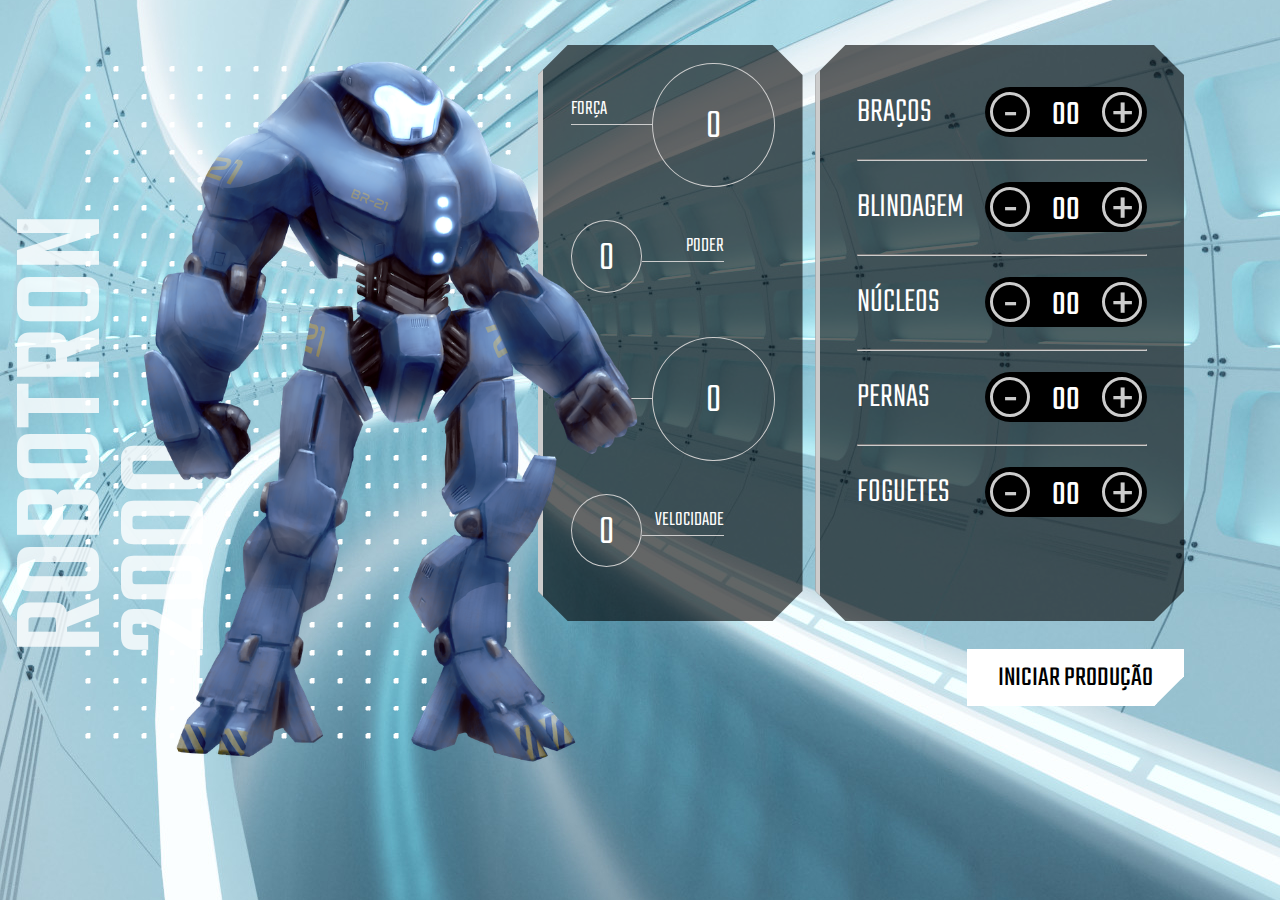
<file: index.html>
<!DOCTYPE html>
<html lang="pt-br">
<head>
    <meta charset="UTF-8">
    <meta http-equiv="X-UA-Compatible" content="IE=edge">
    <meta name="viewport" content="width=device-width, initial-scale=1.0">
    <link rel="shortcut icon" type="image/jpg" href="img/favicon.ico"/>
    <title>Robotron 2000</title>

    <link rel="stylesheet" href="css/style.css">
    <link rel="preconnect" href="https://fonts.googleapis.com">
    <link rel="preconnect" href="https://fonts.gstatic.com" crossorigin>
    <link href="https://fonts.googleapis.com/css2?family=Teko:wght@300;500&display=swap" rel="stylesheet">
</head>
<body>
    <main>
        <section class="robotron">
            <img class="robo" src="img/robotron.png" alt="Robotron" id="robotron">
            <figcaption class="titulo">ROBOTRON <br>2000</figcaption>
        </section>

        <section class="box estatisticas">
            <div class="estatistica">
                <p class="estatistica-titulo">Força</p>
                <div class="estatistica-valor">
                    <p class="estatistica-numero" data-estatistica ="forca">0</p>
                </div>
            </div>
            <div class="estatistica">
                <p class="estatistica-titulo">Poder</p>
                <div class="estatistica-valor">
                    <p class="estatistica-numero" data-estatistica="poder">0</p>
                </div>
            </div>
            <div class="estatistica">
                <p class="estatistica-titulo">Energia</p>
                <div class="estatistica-valor">
                    <p class="estatistica-numero" data-estatistica="energia">0</p>
                </div>
            </div>
            <div class="estatistica">
                <p class="estatistica-titulo">Velocidade</p>
                <div class="estatistica-valor">
                    <p class="estatistica-numero" data-estatistica="velocidade">0</p>
                </div>
            </div>
        </section>

        <section class="equipamentos">
            <form action="" class="montador">
                <div class="box montador-conteudo">
                    <div class="peca">
                        <label for="" class="peca-titulo">Braços</label>
                        <div class="controle">
                            <buttom class="controle-ajuste" data-controle="-" data-peca="bracos">-</buttom>
                            <input type="text" class="controle-contador" data-contador value="00">
                            <buttom class="controle-ajuste" data-controle="+" data-peca="bracos">+</buttom>
                        </div>
                    </div>
                    <hr class="linha">
                    <div class="peca">
                        <label for="" class="peca-titulo">Blindagem</label>
                        <div class="controle">
                            <buttom class="controle-ajuste" data-controle="-" data-peca="blindagem">-</buttom>
                            <input type="text" class="controle-contador" data-contador value="00">
                            <buttom class="controle-ajuste" data-controle="+" data-peca="blindagem">+</buttom>
                        </div>
                    </div>
                    <hr class="linha">
                    <div class="peca">
                        <label for="" class="peca-titulo">Núcleos</label>
                        <div class="controle">
                            <buttom class="controle-ajuste" data-controle="-" data-peca="nucleos">-</buttom>
                            <input type="text" class="controle-contador" data-contador value="00">
                            <buttom class="controle-ajuste" data-controle="+" data-peca="nucleos">+</buttom>
                        </div>
                    </div>
                    <hr class="linha">
                    <div class="peca">
                        <label for="" class="peca-titulo">Pernas</label>
                        <div class="controle">
                            <buttom class="controle-ajuste" data-controle="-" data-peca="pernas">-</buttom>
                            <input type="text" class="controle-contador" data-contador value="00">
                            <buttom class="controle-ajuste" data-controle="+" data-peca="pernas">+</buttom>
                        </div>
                    </div>
                    <hr class="linha">
                    <div class="peca">
                        <label for="" class="peca-titulo">Foguetes</label>
                        <div class="controle">
                            <buttom class="controle-ajuste" data-controle="-" data-peca="foguetes">-</buttom>
                            <input type="text" class="controle-contador" data-contador value="00">
                            <buttom class="controle-ajuste" data-controle="+" data-peca="foguetes">+</buttom>
                        </div>
                    </div>
                </div>
                <input type="submit" value="Iniciar produção" class="producao" id="producao">
            </form>
        </section>
    </main>
    
    <script src="./js/main.js"></script>
</body>
</html>
</file>
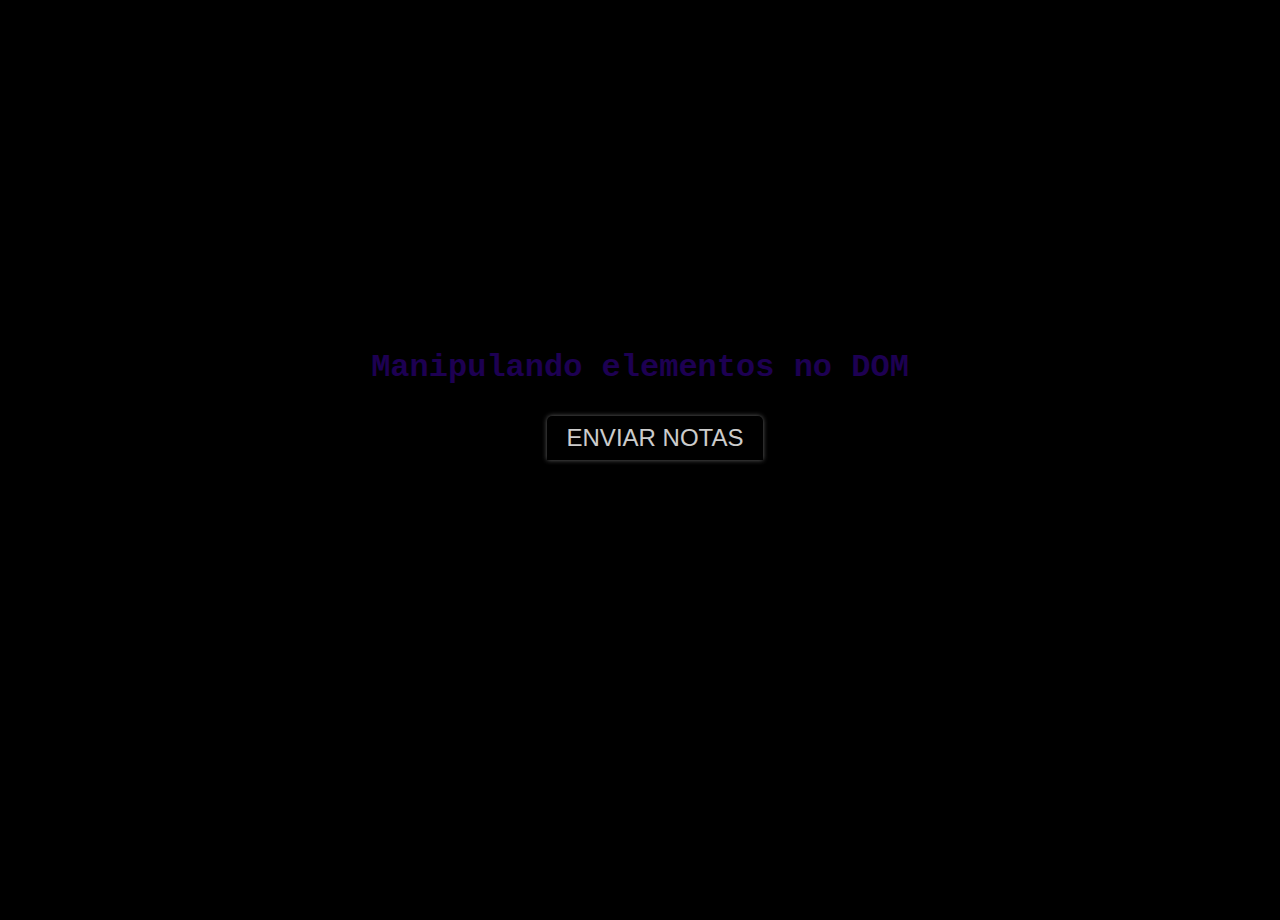
<file: Pratica/index.html>
<!DOCTYPE html>
<html lang="pt-br">
<head>
    <meta charset="UTF-8">
    <meta http-equiv="X-UA-Compatible" content="IE=edge">
    <meta name="viewport" content="width=device-width, initial-scale=1.0">
    <link  rel="stylesheet" href="css/style.css">
    <title>Manipulando o DOM - Aula 2</title>
</head>
<body>
    <div class="container">
    <h1 class="page-title">Manipulando elementos no DOM</h1>
        <button type="submit" id="calcular">Enviar notas</button>
        <h1 class="resultado"></h1>
        <h2 class="resultado"></h2>
    </div>
    <script src="./js/main.js"></script>
</body>
</html>
</file>
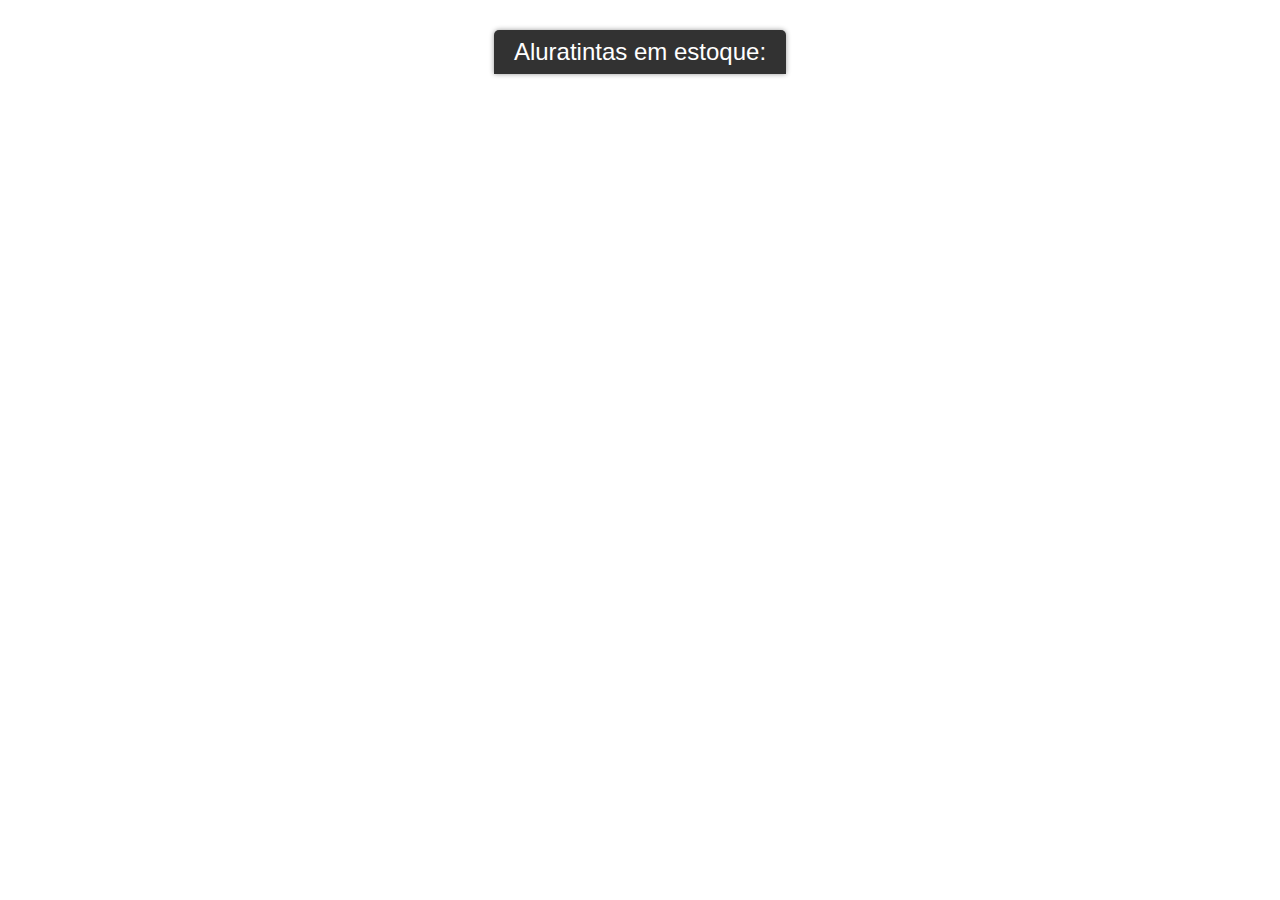
<file: Pratica/index_2.html>
<!DOCTYPE html>
<html lang="pt-br">
<head>
    <meta charset="UTF-8">
    <meta http-equiv="X-UA-Compatible" content="IE=edge">
    <meta name="viewport" content="width=device-width, initial-scale=1.0">
    <link rel="stylesheet" href="./css/style_2.css">
    <script src="./js/atividade_2.js"></script>
    <title>Manipulando o DOM - Aula 3</title>
</head>
<body>
    <button id="showButton">Aluratintas em estoque:</button>
    <ul class="lista">
        <li cor="laranja" tipo="tinta-exterior" class="item">Tinta laranja</li>
        <li cor="vermelho" tipo="tinta-interior" class="item">Tinta vermelha</li>
        <li cor="branco" tipo="tinta-interior" class="item">Tinta branca</li>
        <li cor="amarelo" tipo="tinta-exterior" class="item">Tinta amarela</li>
        <li cor="rosa" tipo="tinta-exterior" class="item">Tinta rosa</li>
        <li cor="preto" tipo="tinta-exterior" class="item">Tinta preta</li>
    </ul>
</body>
</html>
</file>
<file: css/style.css>
:root {
    --main-cinza: #CCCCCC;
    --main-branco: #FFFFFF;
    --main-preto: #000000;
}

* {
    box-sizing: border-box;
}

body {
    background: url(../img/fundo.jpg);
    background-position: center center;
    background-size: cover cover;
    padding: 0;
    margin: 0;
    font-weight: 300;
}

body, input {
    font-family: 'Teko', sans-serif;
}

main {
    width: 80vw;
    height: 80vh;
    margin: 10vh 8vw 10vh 12vw;
    display: flex;
    gap: 1vw;
}

.robotron {
    background: url(../img/estrutura.png) no-repeat;
    background-position: center center;
    margin: 0;
    flex-basis: 40%;
    position: relative;
}

.robo {
    height: 110%;
    z-index: 1;
    position: absolute;
    left: -20%;
    top: -5%;
}

.titulo {
    transform: rotate(180deg);
    font-weight: 500;
    font-size: 130px;
    position: absolute;
    bottom: 7rem;
    left: -3rem;
    line-height: 0.8;
    writing-mode: vertical-rl;
    text-orientation: mixed;
    color: rgba(255,255,255,0.8)
}

.box {
    background: rgba(0,0,0,0.6);
    clip-path: polygon(calc(100% - 30px) 0, 100% 30px, 100% calc(100% - 30px), calc(100% - 30px) 100%, 30px 100%, 0 calc(100% - 30px), 0 30px, 30px 0);
    border-left: 5px solid var(--main-cinza);
    height: 80%;
}

/****************************** Equipamentos *****/

.equipamentos {
    flex-basis: 32%;
}

.montador {
    height: 100%;;
}

.montador-conteudo {
    padding: 2em 10%;
}

.peca {
    padding: 1em 0;
}

.peca-titulo {
    color: var(--main-branco);
    text-transform: uppercase;
    font-size: 2.5em;
}

.controle {
    background: var(--main-preto);
    border-radius: 25px;
    float: right;
    display: inline-flex;
    padding: 5px;
    align-items: center;
    align-self: flex-end;
}

.controle-contador {
    width: 40px;
    height: 35px;
    background: none;
    border: 0;
    margin: 0 1rem;
    color: var(--main-branco);
    text-align: center;
    font-size: 2.5em;
    display: inline-flex;
    align-items: center;
    padding-top: 8px;
}

.controle-ajuste {
    display: inline-block;
    width: 40px;
    height: 40px;
    line-height: 44px;
    border-radius: 50%;
    color: var(--main-cinza);
    font-size: 4em;
    background: var(--main-preto);
    text-align: center;
    border: 3px solid var(--main-cinza);
    cursor: pointer;
}

.linha {
    border-color: var(--main-cinza);
}

.producao {
    margin-top: 1em;
    font-size: 2em;
    text-transform: uppercase;
    padding: 0.2em 1em;
    float: right;
    border: 3px solid var(--main-branco);
    background: var(--main-branco);
    clip-path: polygon(100% 0, 100% calc(100% - 30px), calc(100% - 30px) 100%, 0 100%, 0 0);
    cursor: pointer;
}

.producao:hover {
    background: var(--main-preto);
    color: var(--main-branco)
}



/****************************** Estatísticas *****/
.estatisticas {
    flex-basis: 23%;
    padding: 2em 2em 0;
}

.estatistica {
    color: var(--main-branco);
    display: flex;
    align-items: flex-start;
    height: 25%;
}

.estatistica-titulo {
    font-size: 1.5em;
    border-bottom: 1px solid var(--main-cinza);
    flex-basis: 40%;
    text-transform: uppercase;
    order: 1
}

.estatistica-valor {
    flex-basis: 60%;
    position: relative;
    margin: 10px 0 0;
    order: 2;
    margin: -10px 0 0;
}

.estatistica-valor::after {
    content: "";
    display: block;
    padding-bottom: 100%;
    border: 1px solid var(--main-cinza);
    border-radius: 50%;
}

.estatistica-numero {
    position: absolute;
    top: 50%;
    transform: translateY(-46%);
    width: 100%;
    line-height: 100%;
    text-align: center;
    font-size: 3em;
    margin: 0;
}

.estatistica:nth-child(2n) .estatistica-titulo {
    order: 2;
    text-align: right;
}

.estatistica:nth-child(2n) .estatistica-valor {
    order: 1;
    flex-basis: 35%;
    margin: 10px 0 0;
}

@media screen and (max-width: 1600px) {
    body { 
        font-size: 14px;
    }
    main {
        width: 90vw;
        height: 80vh;
        margin: 5vh auto;
    }
}

@media screen and (max-width: 1200px) {
    body { 
        font-size: 13px;
    }

    main {
        width: 96vw;
        height: 80vh;
        margin: 10vh auto;
    }
}
</file>
<file: Pratica/css/style.css>
* {
    margin: 0;
    padding: 0;
}

body {
    font-family: "Roboto Mono", monospace;
    min-height: 400px;
    background-color: #000000;
    background-size: 80vh;
    color: rgb(29, 0, 82);
    background-image: url("https://i.ytimg.com/vi/XIXYk6xIhZs/maxresdefault.jpg");
    background-size: cover;
    background-repeat: no-repeat;
}

.container {
    text-align: center;
    padding: 10px;
    height: 100vh;
    display: flex;
    align-items: center;
    justify-content: center;
    flex-direction: column;
    text-align: center;
}

.alura-logo {
    width: 40px;
    position: absolute;
    top: 10px;
    right: 10px;
}

button {
    margin-left: 10px;
    font-size: 24px;
    font-family: "Futura Lt BT", sans-serif;
    background-color: black;
    background-repeat: no-repeat;
    text-transform: uppercase;
    cursor: pointer;
    overflow: hidden;
    outline: none;
    padding: 8px 20px 8px 20px;
    color: white;
    box-shadow: 0px 0px 5px gray;
    border-radius: 5px 5px 0 0;
    border: none;
    transition: 500ms;
    opacity: 0.8;
    margin-top: 30px;
    margin-left: 30px;
}

button:hover {
    color: white;
    background-color: gray;
}

button:active {
    color: black;
    background-color: white;
}

.resultado {
    margin-bottom: 30px;
    margin-top: 2%;
    margin-left: 2.5%;
    align-items: center;
    justify-content: center;
}
</file>
<file: Pratica/css/style_2.css>
* {
    margin: 0;
    padding: 0;
}

body {
    font-family: "Roboto Mono", monospace;
    min-height: 400px;
    min-width: 450px;
    background-size: 80vh;
    color: rgb(0, 0, 0);
    background-image: url("https://www.uniabeu.edu.br/wp-content/uploads/2020/03/fundo-lilas.png");
    background-size: cover;
    background-repeat: no-repeat;
    height: 100vh;
    font-size: 24px;
    font-weight: bold;
    display: flex;
    align-items: center;
    flex-direction: column;
}

button {
    font-size: 24px;
    font-family: "Futura Lt BT", sans-serif;
    background-color: black;
    background-repeat: no-repeat;
    cursor: pointer;
    overflow: hidden;
    outline: none;
    padding: 8px 20px 8px 20px;
    color: white;
    box-shadow: 0px 0px 5px gray;
    border-radius: 5px 5px 0 0;
    border: none;
    transition: 500ms;
    opacity: 0.8;
    margin: 30px 0;
}

button:hover {
    color: white;
    background-color: gray;
}

button:active {
    color: black;
    background-color: white;
}

.lista {
    padding: 20px;
    list-style-type: none;
    border: 4mm ridge rgba(234, 122, 11, 0.992);
}

.alura-logo {
    width: 150px;
    position: absolute;
    top: 2%;
    right: 2%;
}

[cor="laranja"] {
    color: orange;
}

[cor="vermelho"] {
    color: red;
}

[cor="branco"] {
    color: white;
}

[cor="amarelo"] {
    color: yellow;
}

[cor="rosa"] {
    color: pink;
}

[cor="preto"] {
    color: black;
}

.lista {
    padding: 20px;
    list-style-type: none;
    border: 4mm ridge rgba(234, 122, 11, 0.992);
    display: none;
}
</file>
